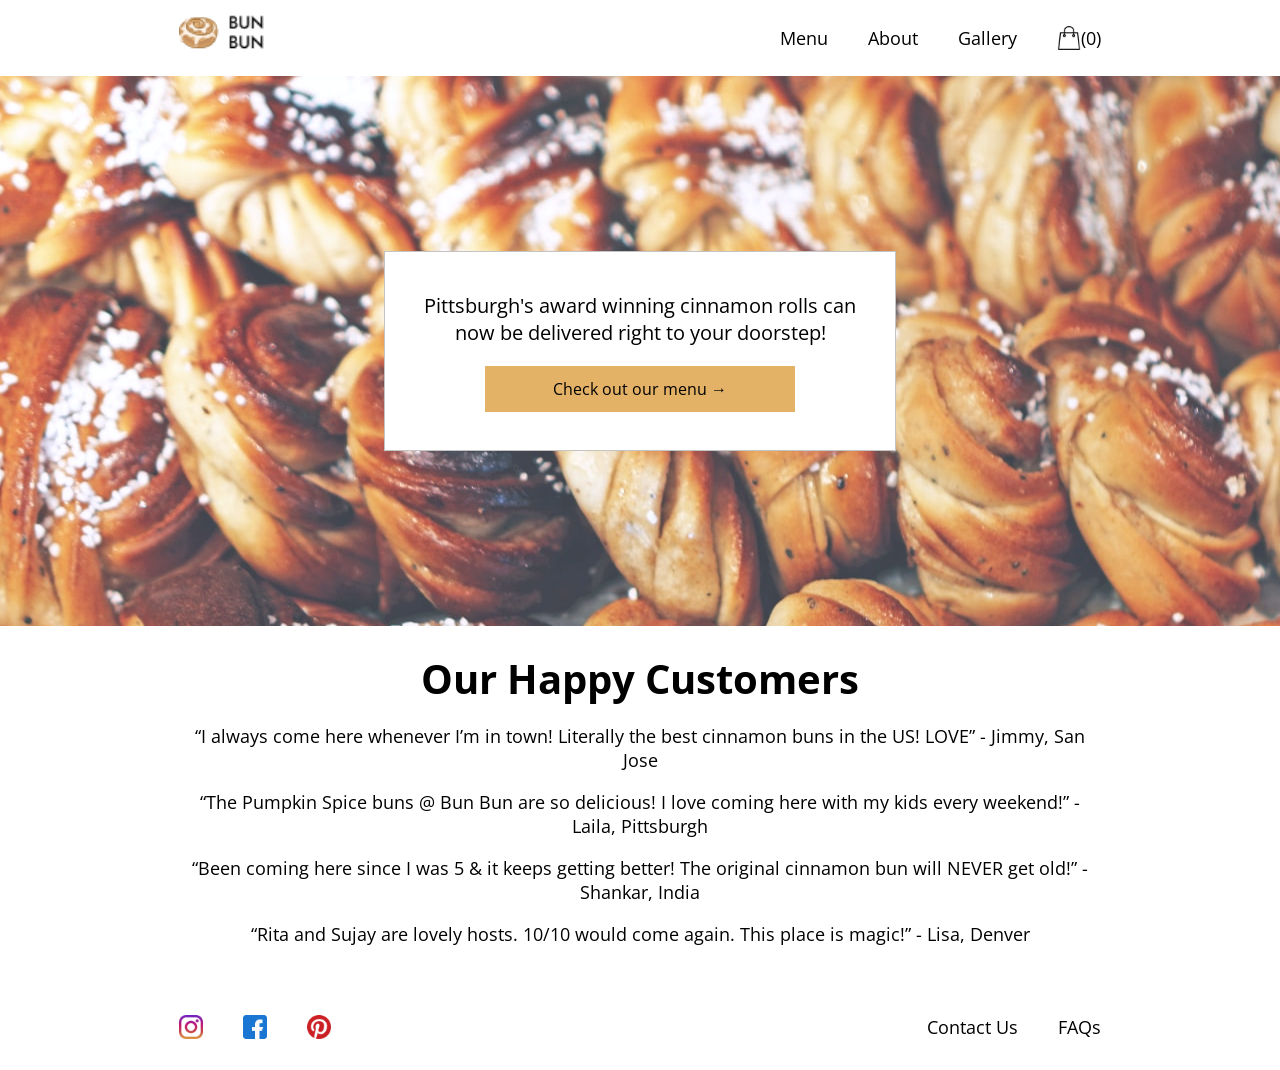
<file: index.html>
<!-- Main landing page for the website of Bun Bun Bakeshop -->

<!DOCTYPE html>
<html lang="en">

<head>
    <meta charset="UTF-8">
    <meta name="viewport" content="width=device-width, initial-scale=1.0">
    <meta http-equiv="X-UA-Compatible" content="ie=edge">
    <title>BunBun - Home</title>

    <link rel="preconnect" href="https://fonts.googleapis.com">
    <link rel="preconnect" href="https://fonts.gstatic.com" crossorigin>
    <link href="https://fonts.googleapis.com/css2?family=Open+Sans:wght@300;400&display=swap" rel="stylesheet">
    <link href="https://fonts.googleapis.com/css2?family=Open+Sans:ital,wght@0,300;0,400;1,500&display=swap"
        rel="stylesheet">
    <link href="https://fonts.googleapis.com/css2?family=Open+Sans:ital,wght@1,500;1,700&display=swap" rel="stylesheet">

    <link rel="stylesheet" href="styles/a5-global.css">
    <link rel="stylesheet" href="styles/a5-navbar.css">
    <link rel="stylesheet" href="styles/a5-home.css">
    <link rel="stylesheet" href="styles/a5-footer.css">
</head>

<body>
    <nav class="a5-navbar">
        <div class="a5-logo">
            <a href="#" class="a5-logo">
                <img src="./assets/LOGO.png" alt="BunBun Logo" width="90" class="nav-logo-img" />
            </a>
        </div>
        <div>
            <ul class="a5-nav-links">
                <li class="nav-item"><a class="a5-nav-link" href="./a5-browse.html">Menu</a></li>
                <li class="nav-item"><a class="a5-nav-link" href="./a5-about.html">About</a></li>
                <li class="nav-item"><a class="a5-nav-link" href="#">Gallery</a></li>
                <li class="nav-item"><a class="a5-nav-link" href="./a6-bag.html"><img src="./assets/bag.png"
                            alt="Bag Logo" width="24" class="nav-logo-img" /><span id="bag-count"></span></a></li>
            </ul>
        </div>
    </nav>
    <main>
        <div class="a5-landing-cover">
            <div class="a5-landing-cover-body">
                <p class="a5-landing-cover-body-headline">Pittsburgh's award winning cinnamon rolls can now be delivered
                    right to your doorstep!</p>
                <a href="./a5-browse.html" class="a5-landing-cover-body-menu-btn">
                    <div class="a5-landing-cover-body-menu-btn-content">Check out our menu →</div>
                </a>
            </div>
        </div>
        <div class="a5-customer-reviews">
            <h1 class="a5-customer-reviews-header">Our Happy Customers</h1>
            <p>“I always come here whenever I’m in town! Literally the best cinnamon buns in the US! LOVE” -
                Jimmy, San Jose</p>
            <p>“The Pumpkin Spice buns @ Bun Bun are so delicious! I love coming here with my
                kids every weekend!” - Laila, Pittsburgh</p>
            <p>“Been coming here since I was 5 & it keeps getting better! The original cinnamon bun
                will NEVER get old!” - Shankar, India</p>
            <p>“Rita and Sujay are lovely hosts. 10/10 would come again. This place is magic!” - Lisa,
                Denver
            </p>
        </div>
    </main>
    <footer class="a5-footer">
        <div class="a5-socials">
            <ul class="a5-footer-links">
                <li class="footer-item"><a class="a5-footer-link a5-footer-social-link" href="#"><img
                            src="./assets/instagram_logo.png" alt="Instagram Logo" width="24"
                            class="nav-logo-img" /></a>
                </li>
                <li class="footer-item"><a class="a5-footer-link a5-footer-social-link" href="#"><img
                            src="./assets/facebook_logo.png" alt="Facebook Logo" width="24" class="nav-logo-img" /></a>
                </li>
                <li class="footer-item"><a class="a5-footer-link a5-footer-social-link" href="#"><img
                            src="./assets/pinterest_logo.png" alt="Pinterest Logo" width="24"
                            class="nav-logo-img" /></a>
                </li>
            </ul>
        </div>
        <div class="a5-footer-misc-links">
            <ul class="a5-footer-links">
                <li class="footer-item"><a class="a5-footer-link a5-footer-misc-link" href="a5-contact.html">Contact
                        Us</a>
                </li>
                <li class="footer-item"><a class="a5-footer-link a5-footer-misc-link" href="#">FAQs</a></li>
            </ul>
        </div>
    </footer>
    <script src="scripts/main.js" defer></script>
</body>

</html>
</file>
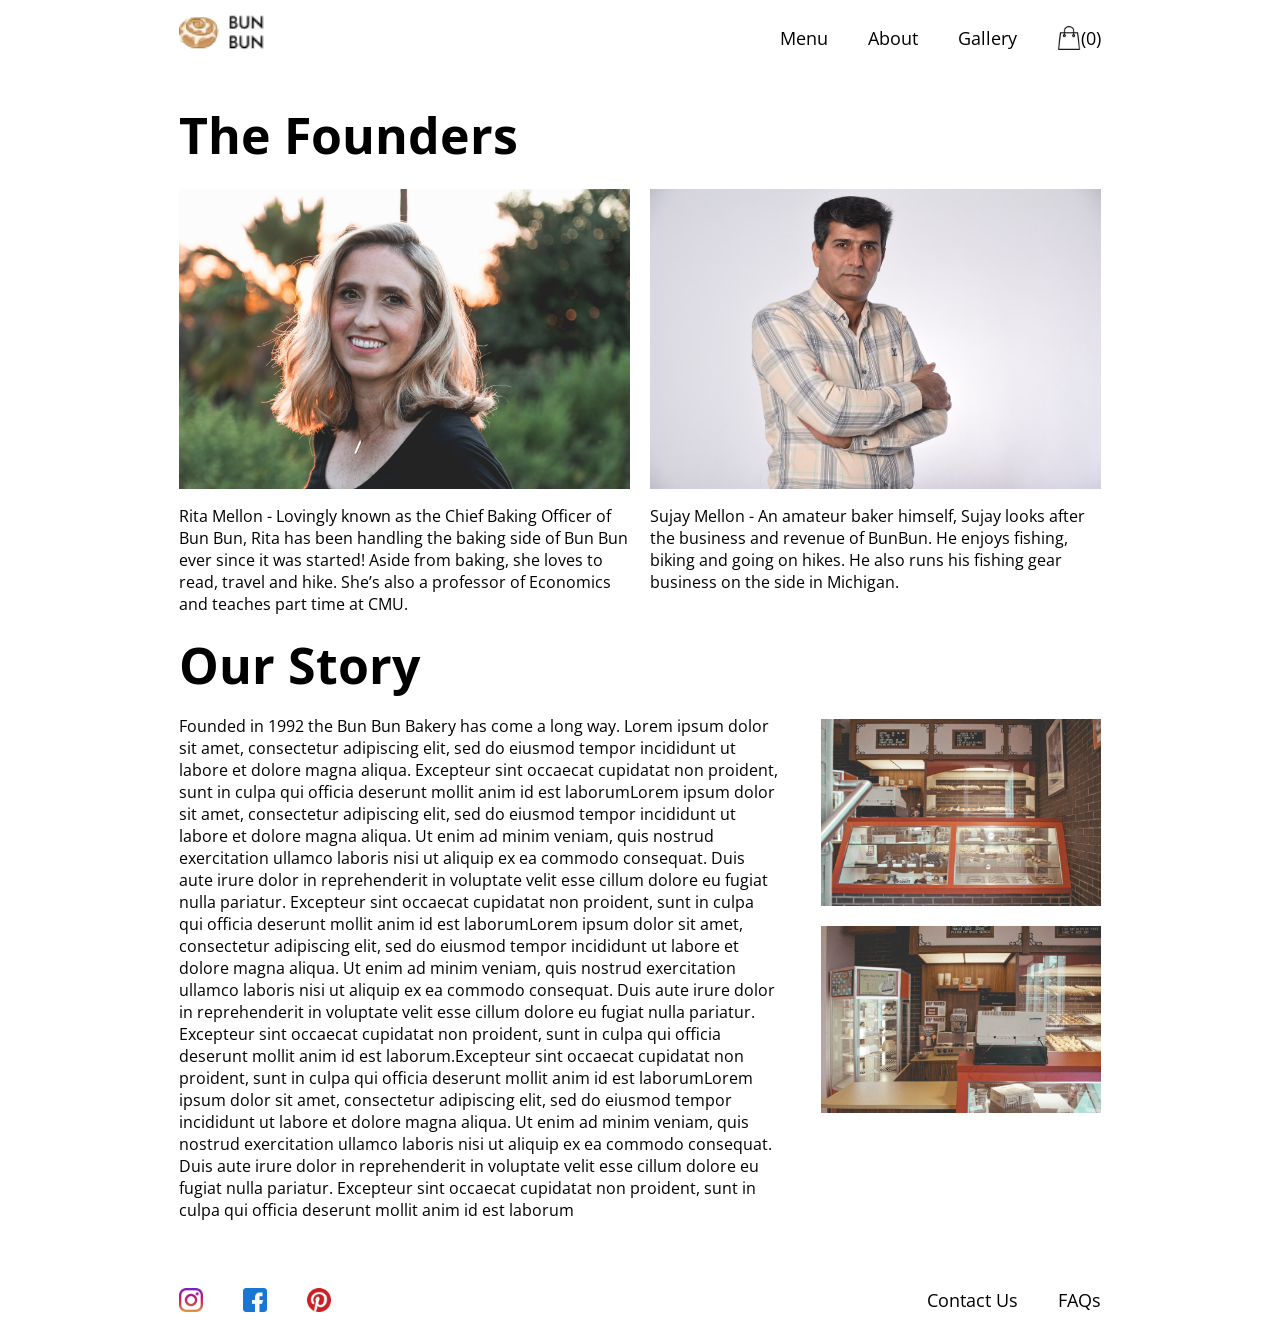
<file: a5-about.html>
<!-- Page introducing readers to the founders of BunBun and the history behind the bakeshop -->

<!DOCTYPE html>
<html lang="en">

<head>
    <meta charset="UTF-8">
    <meta name="viewport" content="width=device-width, initial-scale=1.0">
    <meta http-equiv="X-UA-Compatible" content="ie=edge">
    <title>BunBun - About</title>

    <link rel="preconnect" href="https://fonts.googleapis.com">
    <link rel="preconnect" href="https://fonts.gstatic.com" crossorigin>
    <link href="https://fonts.googleapis.com/css2?family=Open+Sans:wght@300;400&display=swap" rel="stylesheet">
    <link href="https://fonts.googleapis.com/css2?family=Open+Sans:ital,wght@0,300;0,400;1,500&display=swap"
        rel="stylesheet">
    <link href="https://fonts.googleapis.com/css2?family=Open+Sans:ital,wght@1,500;1,700&display=swap" rel="stylesheet">

    <link rel="stylesheet" href="styles/a5-global.css">
    <link rel="stylesheet" href="styles/a5-navbar.css">
    <link rel="stylesheet" href="styles/a5-about.css">
    <link rel="stylesheet" href="styles/a5-footer.css">
</head>

<body>
    <nav class="a5-navbar">
        <div class="a5-logo">
            <a href="index.html" class="a5-logo">
                <img src="./assets/LOGO.png" alt="BunBun Logo" width="90" class="nav-logo-img" />
            </a>
        </div>
        <div>
            <ul class="a5-nav-links">
                <li class="nav-item"><a class="a5-nav-link" href="./a5-browse.html">Menu</a></li>
                <li class="nav-item"><a class="a5-nav-link" href="./a5-about.html">About</a></li>
                <li class="nav-item"><a class="a5-nav-link" href="#">Gallery</a></li>
                <li class="nav-item"><a class="a5-nav-link" href="./a6-bag.html"><img src="./assets/bag.png"
                            alt="Bag Logo" width="24" class="nav-logo-img" /><span id="bag-count"></span></a></li>
            </ul>
        </div>
    </nav>
    <main class="a5-about-main">
        <h1 class="a5-about-title">The Founders</h1>
        <div class="a5-about-founders">
            <div class="a5-about-founder a5-about-rita">
                <img src="./assets/rita.jpeg" alt="A picture of Rita" class="a5-about-founder-img" />
                <p>Rita Mellon - Lovingly known as the Chief Baking Officer of Bun Bun, Rita has been handling the
                    baking
                    side of Bun Bun ever since it was started! Aside from baking, she loves to read, travel and hike.
                    She’s
                    also a professor of Economics and teaches part time at CMU.</p>
            </div>
            <div class="a5-about-founder a5-about-sujay">
                <img src="./assets/sujay.jpeg" alt="A picture of Sujay" class="a5-about-founder-img" />
                <p>Sujay Mellon - An amateur baker himself, Sujay looks after the business and revenue of BunBun. He
                    enjoys
                    fishing, biking and going on hikes. He also runs his fishing gear business on the side in Michigan.
                </p>
            </div>
        </div>
        <h1 class="a5-about-title">Our Story</h1>
        <div class="a5-about-story">
            <p class="a5-about-story-description">Founded in 1992 the Bun Bun Bakery has come a long way. Lorem ipsum
                dolor sit amet, consectetur
                adipiscing elit, sed do eiusmod tempor incididunt ut labore et dolore magna aliqua. Excepteur sint
                occaecat cupidatat non proident, sunt in culpa qui officia deserunt mollit anim id est laborumLorem
                ipsum dolor sit amet, consectetur adipiscing elit, sed do eiusmod tempor incididunt ut labore et dolore
                magna aliqua. Ut enim ad minim veniam, quis nostrud exercitation ullamco laboris nisi ut aliquip ex ea
                commodo consequat. Duis aute irure dolor in reprehenderit in voluptate velit esse cillum dolore eu
                fugiat nulla pariatur. Excepteur sint occaecat cupidatat non proident, sunt in culpa qui officia
                deserunt mollit anim id est laborumLorem ipsum dolor sit amet, consectetur adipiscing elit, sed do
                eiusmod tempor incididunt ut labore et dolore magna aliqua. Ut enim ad minim veniam, quis nostrud
                exercitation ullamco laboris nisi ut aliquip ex ea commodo consequat. Duis aute irure dolor in
                reprehenderit in voluptate velit esse cillum dolore eu fugiat nulla pariatur. Excepteur sint occaecat
                cupidatat non proident, sunt in culpa qui officia deserunt mollit anim id est laborum.Excepteur sint
                occaecat cupidatat non proident, sunt in culpa qui officia
                deserunt mollit anim id est laborumLorem ipsum dolor sit amet, consectetur adipiscing elit, sed do
                eiusmod tempor incididunt ut labore et dolore magna aliqua. Ut enim ad minim veniam, quis nostrud
                exercitation ullamco laboris nisi ut aliquip ex ea commodo consequat. Duis aute irure dolor in
                reprehenderit in voluptate velit esse cillum dolore eu fugiat nulla pariatur. Excepteur sint occaecat
                cupidatat non proident, sunt in culpa qui officia deserunt mollit anim id est laborum</p>
            <div class="a5-about-story-images">
                <img src="./assets/oldpic1.jpeg" alt="An old Pic of BunBun from 1992" class="a5-about-story-image" />
                <img src="./assets/oldpic2.jpeg" alt="An old Pic of BunBun from 1992" class="a5-about-story-image" />
            </div>
        </div>
    </main>
    <footer class="a5-footer">
        <div class="a5-socials">
            <ul class="a5-footer-links">
                <li class="footer-item"><a class="a5-footer-link a5-footer-social-link" href="#"><img
                            src="./assets/instagram_logo.png" alt="Instagram Logo" width="24"
                            class="nav-logo-img" /></a>
                </li>
                <li class="footer-item"><a class="a5-footer-link a5-footer-social-link" href="#"><img
                            src="./assets/facebook_logo.png" alt="Facebook Logo" width="24" class="nav-logo-img" /></a>
                </li>
                <li class="footer-item"><a class="a5-footer-link a5-footer-social-link" href="#"><img
                            src="./assets/pinterest_logo.png" alt="Pinterest Logo" width="24"
                            class="nav-logo-img" /></a>
                </li>
            </ul>
        </div>
        <div class="a5-footer-misc-links">
            <ul class="a5-footer-links">
                <li class="footer-item"><a class="a5-footer-link a5-footer-misc-link" href="a5-contact.html">Contact
                        Us</a>
                </li>
                <li class="footer-item"><a class="a5-footer-link a5-footer-misc-link" href="#">FAQs</a></li>
            </ul>
        </div>
    </footer>
    <script src="./scripts/main.js" defer></script>
</body>

</html>
</file>
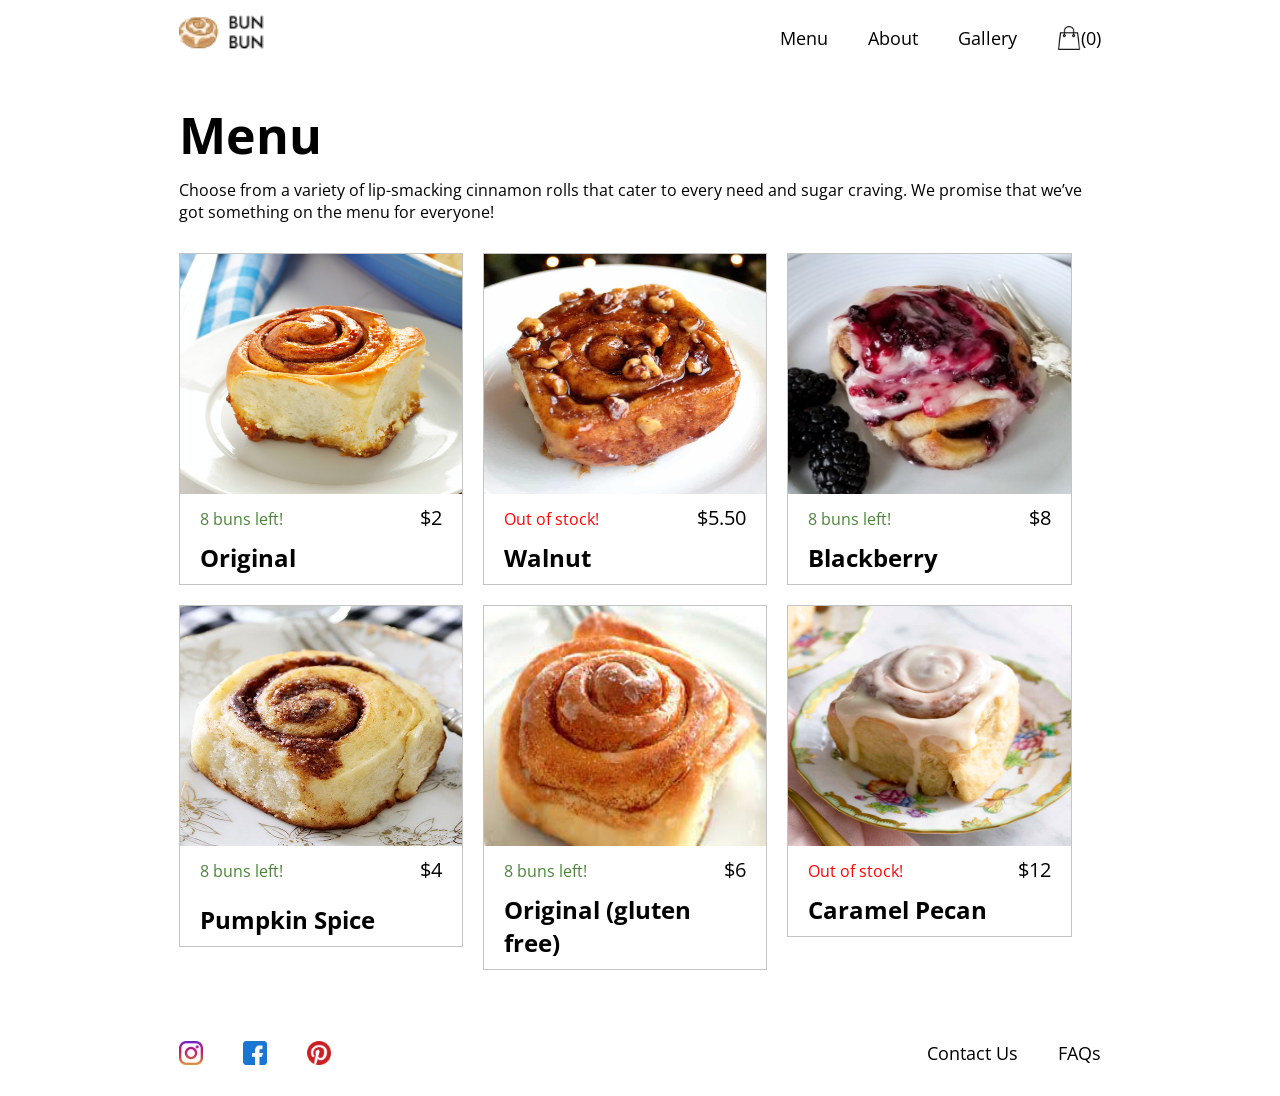
<file: a5-browse.html>
<!-- Menu page for the Bun Bun Bakehshop via which user can browse different bun options -->

<!DOCTYPE html>
<html lang="en">

<head>
    <meta charset="UTF-8">
    <meta name="viewport" content="width=device-width, initial-scale=1.0">
    <meta http-equiv="X-UA-Compatible" content="ie=edge">
    <title>BunBun - Menu</title>

    <link rel="preconnect" href="https://fonts.googleapis.com">
    <link rel="preconnect" href="https://fonts.gstatic.com" crossorigin>
    <link href="https://fonts.googleapis.com/css2?family=Open+Sans:wght@300;400&display=swap" rel="stylesheet">
    <link href="https://fonts.googleapis.com/css2?family=Open+Sans:ital,wght@0,300;0,400;1,500&display=swap"
        rel="stylesheet">
    <link href="https://fonts.googleapis.com/css2?family=Open+Sans:ital,wght@1,500;1,700&display=swap" rel="stylesheet">

    <link rel="stylesheet" href="styles/a5-global.css">
    <link rel="stylesheet" href="styles/a5-navbar.css">
    <link rel="stylesheet" href="styles/a5-browse.css">
    <link rel="stylesheet" href="styles/a5-footer.css">
</head>

<body>
    <nav class="a5-navbar">
        <div class="a5-logo">
            <a href="index.html" class="a5-logo">
                <img src="./assets/LOGO.png" alt="BunBun Logo" width="90" class="nav-logo-img" />
            </a>
        </div>
        <div>
            <ul class="a5-nav-links">
                <li class="nav-item"><a class="a5-nav-link" href="./a5-browse.html">Menu</a></li>
                <li class="nav-item"><a class="a5-nav-link" href="./a5-about.html">About</a></li>
                <li class="nav-item"><a class="a5-nav-link" href="#">Gallery</a></li>
                <li class="nav-item"><a class="a5-nav-link" href="./a6-bag.html"><img src="./assets/bag.png"
                            alt="Bag Logo" width="24" class="nav-logo-img" /><span id="bag-count"></span></a></li>
            </ul>
        </div>
    </nav>
    <main class="a5-browse-main">
        <h1 class="a5-browse-menu-title">Menu</h1>
        <p class="a5-browse-menu-oneliner">Choose from a variety of lip-smacking cinnamon rolls that cater to every need
            and sugar craving. We promise
            that we’ve got something on the menu for everyone!</p>
        <div class="a5-bun-option-list">
            <div class="a5-bun-option-row">
                <div class="a5-bun-option">
                    <a href="a5-details-available.html" class="a5-bun-option-card-link"
                        onclick="onClickOriginalBunCard()">
                        <div class="a5-bun-option-card">
                            <img class="a5-bun-image" src="./assets/bun8.jpeg" alt="Image of Original Bun">
                        </div>
                        <div class="a5-bun-info">
                            <span class="a5-bun-availability">8 buns left!</span>
                            <span class="a5-bun-price">$2</span>
                        </div>
                        <h3 class="a5-bun-name">Original</h3>
                    </a>
                </div>

                <div class="a5-bun-option">
                    <a href="a5-details-available.html" class="a5-bun-option-card-link"
                        onclick="onClickPumpkinSpiceBunCard()">
                        <div class="a5-bun-option-card">
                            <div class="a5-bun-option-card">
                                <img class="a5-bun-image" src="./assets/bun5.jpeg" alt="Image of Pumpkin Spice Bun">
                            </div>
                            <div class="a5-bun-info">
                                <span class="a5-bun-availability">8 buns left!</span>
                                <span class="a5-bun-price">$4</span>
                            </div>
                            <h3 class="a5-bun-name">Pumpkin Spice</h3>
                        </div>
                    </a>
                </div>
            </div>
            <div class="a5-bun-option-row">
                <div class="a5-bun-option">
                    <a href="a5-details-out-of-stock.html" class="a5-bun-option-card-link"
                        onclick="onClickWalnutBunCard()">
                        <div class="a5-bun-option-card">
                            <img class="a5-bun-image" src="./assets/bun6.jpeg" alt="Image of Walnut Bun">
                        </div>
                        <div class="a5-bun-info">
                            <span class="a5-bun-out-of-stock">Out of stock!</span>
                            <span class="a5-bun-price">$5.50</span>
                        </div>
                        <h3 class="a5-bun-name">Walnut</h3>
                    </a>
                </div>

                <div class="a5-bun-option">
                    <a href="a5-details-available.html" class="a5-bun-option-card-link"
                        onclick="onClickGlutenFreeBunCard()">
                        <div class="a5-bun-option-card">
                            <img class="a5-bun-image" src="./assets/bun1.jpeg"
                                alt="Image of Original (Gluten Free) Bun">
                        </div>
                        <div class="a5-bun-info">
                            <span class="a5-bun-availability">8 buns left!</span>
                            <span class="a5-bun-price">$6</span>
                        </div>
                        <h3 class="a5-bun-name">Original (gluten free)</h3>
                    </a>
                </div>
            </div>
            <div class="a5-bun-option-row">
                <div class="a5-bun-option">
                    <a href="a5-details-available.html" class="a5-bun-option-card-link"
                        onclick="onClickBlackberryBunCard()">
                        <div class="a5-bun-option-card">
                            <img class="a5-bun-image" src="./assets/bun9.jpeg" alt="Image of Blackberry Bun">
                        </div>
                        <div class="a5-bun-info">
                            <span class="a5-bun-availability">8 buns left!</span>
                            <span class="a5-bun-price">$8</span>
                        </div>
                        <h3 class="a5-bun-name">Blackberry</h3>
                    </a>
                </div>

                <div class="a5-bun-option">
                    <a href="a5-details-out-of-stock.html" class="a5-bun-option-card-link"
                        onclick="onClickCaramelBunCard()">
                        <div class="a5-bun-option-card">
                            <img class="a5-bun-image" src="./assets/bun4.jpeg" alt="Image of Caramel Pecan Bun">
                        </div>
                        <div class="a5-bun-info">
                            <span class="a5-bun-out-of-stock">Out of stock!</span>
                            <span class="a5-bun-price">$12</span>
                        </div>
                        <h3 class="a5-bun-name">Caramel Pecan</h3>
                    </a>
                </div>
            </div>
        </div>
    </main>
    <footer class="a5-footer">
        <div class="a5-socials">
            <ul class="a5-footer-links">
                <li class="footer-item"><a class="a5-footer-link a5-footer-social-link" href="#"><img
                            src="./assets/instagram_logo.png" alt="Instagram Logo" width="24"
                            class="nav-logo-img" /></a>
                </li>
                <li class="footer-item"><a class="a5-footer-link a5-footer-social-link" href="#"><img
                            src="./assets/facebook_logo.png" alt="Facebook Logo" width="24" class="nav-logo-img" /></a>
                </li>
                <li class="footer-item"><a class="a5-footer-link a5-footer-social-link" href="#"><img
                            src="./assets/pinterest_logo.png" alt="Pinterest Logo" width="24"
                            class="nav-logo-img" /></a>
                </li>
            </ul>
        </div>
        <div class="a5-footer-misc-links">
            <ul class="a5-footer-links">
                <li class="footer-item"><a class="a5-footer-link a5-footer-misc-link" href="a5-contact.html">Contact
                        Us</a>
                </li>
                <li class="footer-item"><a class="a5-footer-link a5-footer-misc-link" href="#">FAQs</a></li>
            </ul>
        </div>
    </footer>
    <script src="./scripts/detailsPageUpdate.js" defer></script>
    <script src="./scripts/main.js" defer></script>
</body>

</html>
</file>
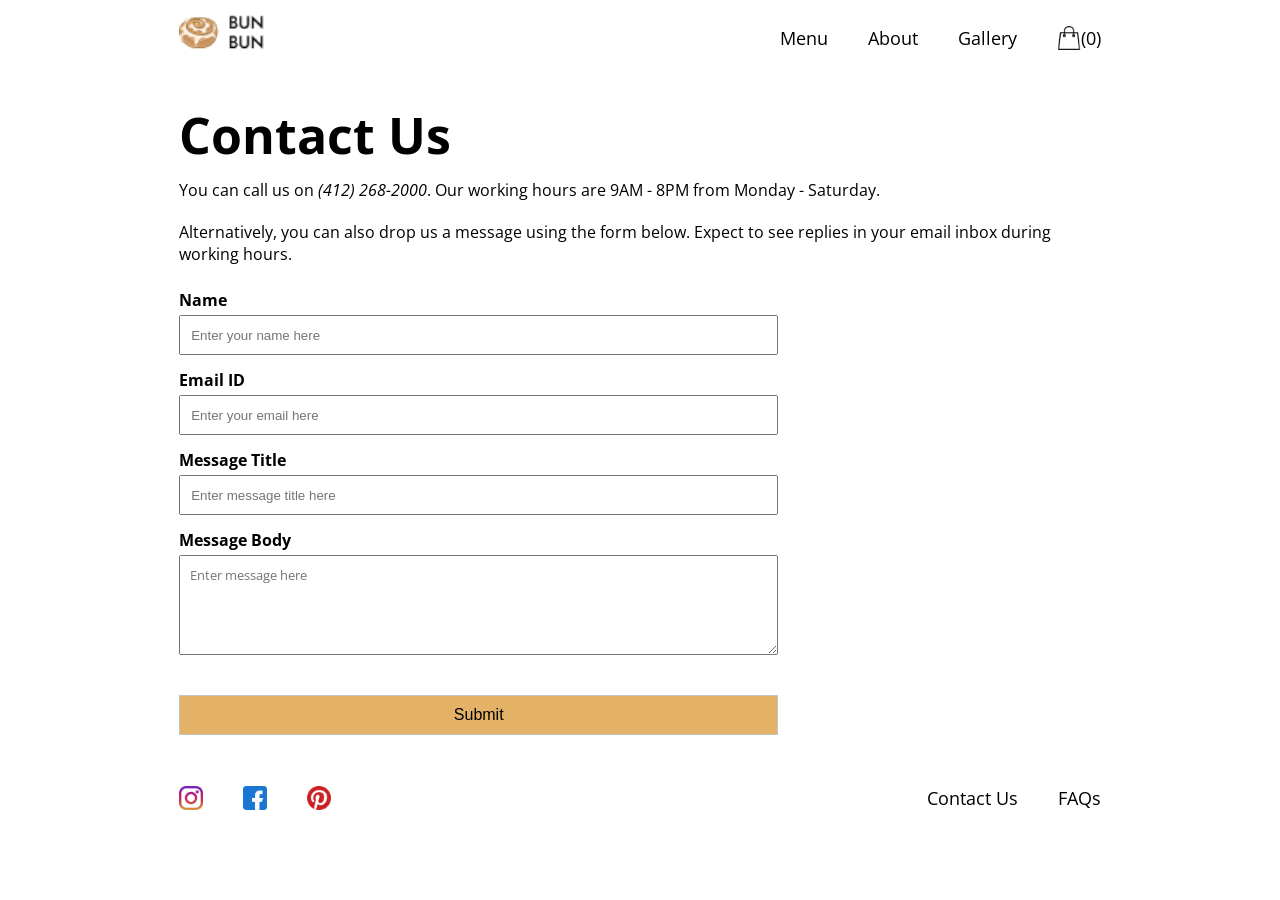
<file: a5-contact.html>
<!-- Contact Us Page for Bun Bun Bakeshop -->

<!DOCTYPE html>
<html lang="en">

<head>
    <meta charset="UTF-8">
    <meta name="viewport" content="width=device-width, initial-scale=1.0">
    <meta http-equiv="X-UA-Compatible" content="ie=edge">
    <title>BunBun - Contact Us</title>

    <link rel="preconnect" href="https://fonts.googleapis.com">
    <link rel="preconnect" href="https://fonts.gstatic.com" crossorigin>
    <link href="https://fonts.googleapis.com/css2?family=Open+Sans:wght@300;400&display=swap" rel="stylesheet">
    <link href="https://fonts.googleapis.com/css2?family=Open+Sans:ital,wght@0,300;0,400;1,500&display=swap"
        rel="stylesheet">
    <link href="https://fonts.googleapis.com/css2?family=Open+Sans:ital,wght@1,500;1,700&display=swap" rel="stylesheet">

    <link rel="stylesheet" href="styles/a5-global.css">
    <link rel="stylesheet" href="styles/a5-navbar.css">
    <link rel="stylesheet" href="styles/a5-contact.css">
    <link rel="stylesheet" href="styles/a5-footer.css">
</head>

<body>
    <nav class="a5-navbar">
        <div class="a5-logo">
            <a href="index.html" class="a5-logo">
                <img src="./assets/LOGO.png" alt="BunBun Logo" width="90" class="nav-logo-img" />
            </a>
        </div>
        <div>
            <ul class="a5-nav-links">
                <li class="nav-item"><a class="a5-nav-link" href="./a5-browse.html">Menu</a></li>
                <li class="nav-item"><a class="a5-nav-link" href="./a5-about.html">About</a></li>
                <li class="nav-item"><a class="a5-nav-link" href="#">Gallery</a></li>
                <li class="nav-item"><a class="a5-nav-link" href="./a6-bag.html"><img src="./assets/bag.png"
                            alt="Bag Logo" width="24" class="nav-logo-img" /><span id="bag-count"></span></a></li>
            </ul>
        </div>
    </nav>
    <main class="a5-contact-main">
        <h1 class="a5-contact-title">Contact Us</h1>
        <p class="a5-contact-oneliner">You can call us on <em>(412) 268-2000</em>. Our working hours are 9AM - 8PM from
            Monday -
            Saturday. </p>
        <p class="a5-contact-oneliner">Alternatively, you can also drop us a message using the form below. Expect to see
            replies in your email inbox during working hours. </p>
        <form class="a5-contact-form">
            <label class="a5-contact-form-label" for="name">Name</label>
            <input type="text" class="a5-contact-form-field" placeholder="Enter your name here" id="name" name="name"
                required>
            <label class="a5-contact-form-label" for="email">Email ID</label>
            <input type="email" class="a5-contact-form-field" placeholder="Enter your email here" id="email"
                name="email" required>
            <label class="a5-contact-form-label" for="title">Message Title</label>
            <input type="text" class="a5-contact-form-field" placeholder="Enter message title here" id="title"
                name="title" required>
            <label class="a5-contact-form-label" for="message">Message Body</label>
            <textarea id="message" class="a5-contact-form-textarea" placeholder="Enter message here" name="message"
                rows="4" cols="50"></textarea>
            <input type="submit" class="a5-contact-submit-btn" value="Submit">
        </form>
    </main>
    <footer class="a5-footer">
        <div class="a5-socials">
            <ul class="a5-footer-links">
                <li class="footer-item"><a class="a5-footer-link a5-footer-social-link" href="#"><img
                            src="./assets/instagram_logo.png" alt="Instagram Logo" width="24"
                            class="nav-logo-img" /></a>
                </li>
                <li class="footer-item"><a class="a5-footer-link a5-footer-social-link" href="#"><img
                            src="./assets/facebook_logo.png" alt="Facebook Logo" width="24" class="nav-logo-img" /></a>
                </li>
                <li class="footer-item"><a class="a5-footer-link a5-footer-social-link" href="#"><img
                            src="./assets/pinterest_logo.png" alt="Pinterest Logo" width="24"
                            class="nav-logo-img" /></a>
                </li>
            </ul>
        </div>
        <div class="a5-footer-misc-links">
            <ul class="a5-footer-links">
                <li class="footer-item"><a class="a5-footer-link a5-footer-misc-link" href="a5-contact.html">Contact
                        Us</a>
                </li>
                <li class="footer-item"><a class="a5-footer-link a5-footer-misc-link" href="#">FAQs</a></li>
            </ul>
        </div>
    </footer>
    <script src="./scripts/main.js" defer></script>
</body>

</html>
</file>
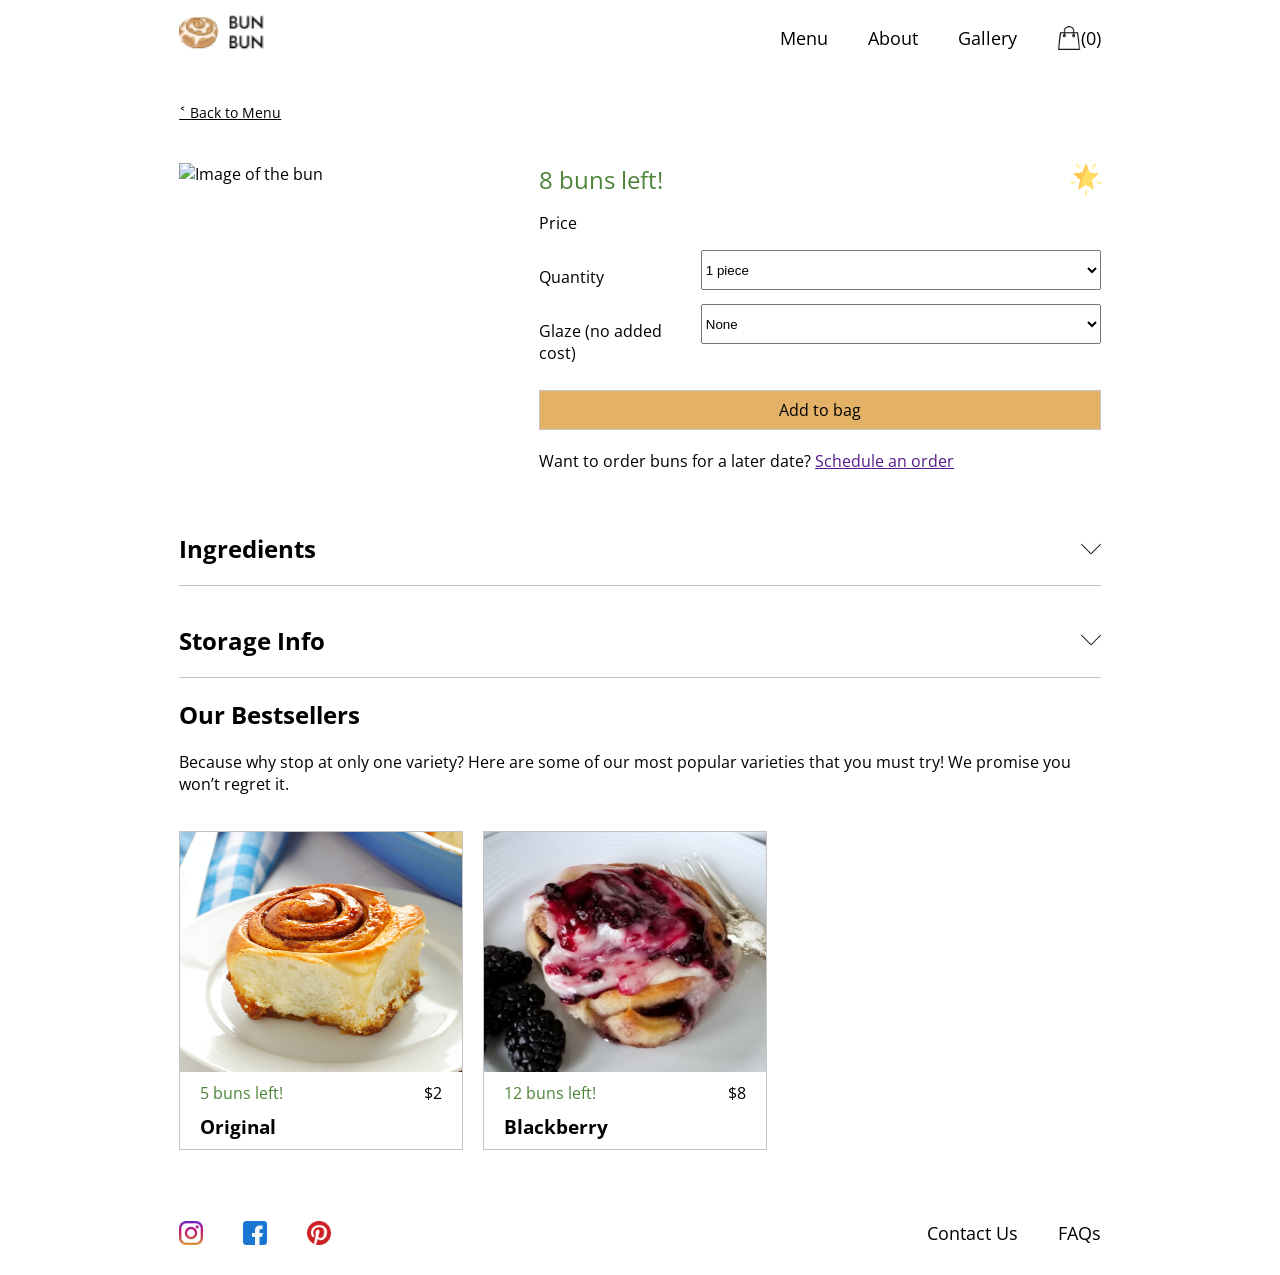
<file: a5-details-available.html>
<!-- Product details page for an available item -->

<!DOCTYPE html>
<html lang="en">

<head>
    <meta charset="UTF-8">
    <meta name="viewport" content="width=device-width, initial-scale=1.0">
    <meta http-equiv="X-UA-Compatible" content="ie=edge">
    <title>Original Bun</title>
    <link rel="preconnect" href="https://fonts.googleapis.com">
    <link rel="preconnect" href="https://fonts.gstatic.com" crossorigin>
    <link href="https://fonts.googleapis.com/css2?family=Open+Sans:wght@300;400&display=swap" rel="stylesheet">
    <link href="https://fonts.googleapis.com/css2?family=Open+Sans:ital,wght@0,300;0,400;1,500&display=swap"
        rel="stylesheet">
    <link href="https://fonts.googleapis.com/css2?family=Open+Sans:ital,wght@1,500;1,700&display=swap" rel="stylesheet">
    <link rel="stylesheet" href="styles/a5-global.css">
    <link rel="stylesheet" href="styles/a5-navbar.css">
    <link rel="stylesheet" href="styles/a5-footer.css">
    <link rel="stylesheet" href="styles/a5-details.css">
</head>

<body onload="onLoadDetailsPage()">
    <nav class="a5-navbar">
        <div class="a5-logo">
            <a href="./index.html" class="a5-logo">
                <img src="./assets/LOGO.png" alt="BunBun Logo" width="90" class="nav-logo-img" />
            </a>
        </div>
        <div>
            <ul class="a5-nav-links">
                <li class="nav-item"><a class="a5-nav-link" href="./a5-browse.html">Menu</a></li>
                <li class="nav-item"><a class="a5-nav-link" href="./a5-about.html">About</a></li>
                <li class="nav-item"><a class="a5-nav-link" href="#">Gallery</a></li>
                <li class="nav-item"><a class="a5-nav-link" href="./a6-bag.html"><img src="./assets/bag.png"
                            alt="Bag Logo" width="24" class="nav-logo-img" /><span id="bag-count"></span></a></li>
            </ul>
        </div>
    </nav>
    <main class="a5-details-main">
        <a href="./a5-browse.html" class="a5-details-back-link">˂ Back to Menu</a>
        <h1 class="a5-details-title" id="a5-details-title"></h1>
        <p class="a5-details-oneliner" id="a5-details-oneliner"></p>
        <div class="a5-details-bun-description">
            <img class="a5-details-bun-image" id="a5-details-bun-image" alt="Image of the bun">
            <div class="a5-details-bun-info">
                <div class="a6-details-bun-extra-initial-info">
                    <p class="a5-details-bun-available">8 buns left!</p>
                    <img src="./assets/staricon.png" class="add-to-favorite-icon" alt="Add to favorites" width="30"
                        onclick="onAddToFavorites()" />
                </div>
                <div class="a5-details-bun-detail">
                    <p class="a5-details-bun-detail-title">Price</p>
                    <p class="a5-details-bun-detail-value" id="a5-details-bun-detail-value"></p>
                </div>
                <div class="a5-details-bun-detail">
                    <p class="a5-details-bun-detail-title">Quantity</p>
                    <select class="a5-details-bun-detail-value a5-details-bun-detail-dd" name="a5-bun-quantity"
                        id="a5-bun-quantity" onchange="onSelectQuantity(this)">
                        <option value="1">1 piece</option>
                        <option value="3">3 pieces</option>
                        <option value="6">6 pieces</option>
                        <option value="12">12 pieces</option>
                    </select>
                </div>
                <div class="a5-details-bun-detail">
                    <p class="a5-details-bun-detail-title">Glaze (no added cost)</p>
                    <select class="a5-details-bun-detail-value a5-details-bun-detail-dd" name="a5-bun-quantity"
                        id="a5-bun-glaze">
                        <option value="a5-bun-glaze1">None</option>
                        <option value="a5-bun-glaze2">Sugar-milk</option>
                        <option value="a5-bun-glaze3">Vanilla-milk</option>
                        <option value="a5-bun-glaze4">Double-chocolate</option>
                    </select>
                </div>
                <div class="a5-details-add-to-bag-available" onclick="addItemToBag()">Add to bag</div>
                <div class="a5-details-schedule-order">Want to order buns for a later date? <a href="">Schedule an
                        order</a></div>
            </div>
        </div>
        <div class="a5-details-bun-extra-info">
            <div class="a5-details-bun-extra-info-row">
                <h2 class="a5-details-bun-extra-info-title">Ingredients</h2>
                <img class="a5-details-down-arrow" src="./assets/down-arrow.png" alt="Icon for down arrow">
            </div>
            <div class="a5-details-bun-extra-info-row">
                <h2 class="a5-details-bun-extra-info-title">Storage Info</h2>
                <img class="a5-details-down-arrow" src="./assets/down-arrow.png" alt="Icon for down arrow">
            </div>
            <div class="a5-details-bun-bestsellers">
                <h2 class="a5-details-bun-extra-info-title">Our Bestsellers</h2>
                <p>Because why stop at only one variety? Here are some of our most popular varieties that you must try!
                    We promise you won’t regret it.</p>
                <div class="a5-bun-option-list">
                    <div class="a5-bun-option-row">
                        <div class="a5-bun-option">
                            <div class="a5-bun-option-card">
                                <img class="a5-bun-image" src="./assets/bun8.jpeg" alt="Image for Original Bun">
                            </div>
                            <div class="a5-bun-info">
                                <span class="a5-bun-availability">5 buns left!</span>
                                <span class="a5-bun-price">$2</span>
                            </div>
                            <h3 class="a5-bun-name">Original</h3>
                        </div>
                    </div>
                    <div class="a5-bun-option-row">
                        <div class="a5-bun-option">
                            <div class="a5-bun-option-card">
                                <img class="a5-bun-image" src="./assets/bun9.jpeg" alt="Image for Walnut Bun">
                            </div>
                            <div class="a5-bun-info">
                                <span class="a5-bun-availability">12 buns left!</span>
                                <span class="a5-bun-price">$8</span>
                            </div>
                            <h3 class="a5-bun-name">Blackberry</h3>
                        </div>
                    </div>
                </div>
            </div>
        </div>
    </main>
    <footer class="a5-footer">
        <div class="a5-socials">
            <ul class="a5-footer-links">
                <li class="footer-item"><a class="a5-footer-link a5-footer-social-link" href="#"><img
                            src="./assets/instagram_logo.png" alt="Instagram Logo" width="24"
                            class="nav-logo-img" /></a>
                </li>
                <li class="footer-item"><a class="a5-footer-link a5-footer-social-link" href="#"><img
                            src="./assets/facebook_logo.png" alt="Facebook Logo" width="24" class="nav-logo-img" /></a>
                </li>
                <li class="footer-item"><a class="a5-footer-link a5-footer-social-link" href="#"><img
                            src="./assets/pinterest_logo.png" alt="Pinterest Logo" width="24"
                            class="nav-logo-img" /></a>
                </li>
            </ul>
        </div>
        <div class="a5-footer-misc-links">
            <ul class="a5-footer-links">
                <li class="footer-item"><a class="a5-footer-link a5-footer-misc-link" href="a5-contact.html">Contact
                        Us</a>
                </li>
                <li class="footer-item"><a class="a5-footer-link a5-footer-misc-link" href="#">FAQs</a></li>
            </ul>
        </div>
    </footer>
    <script src="./scripts/detailsPageUpdate.js" defer></script>
    <script src="./scripts/main.js" defer></script>
</body>

</html>
</file>
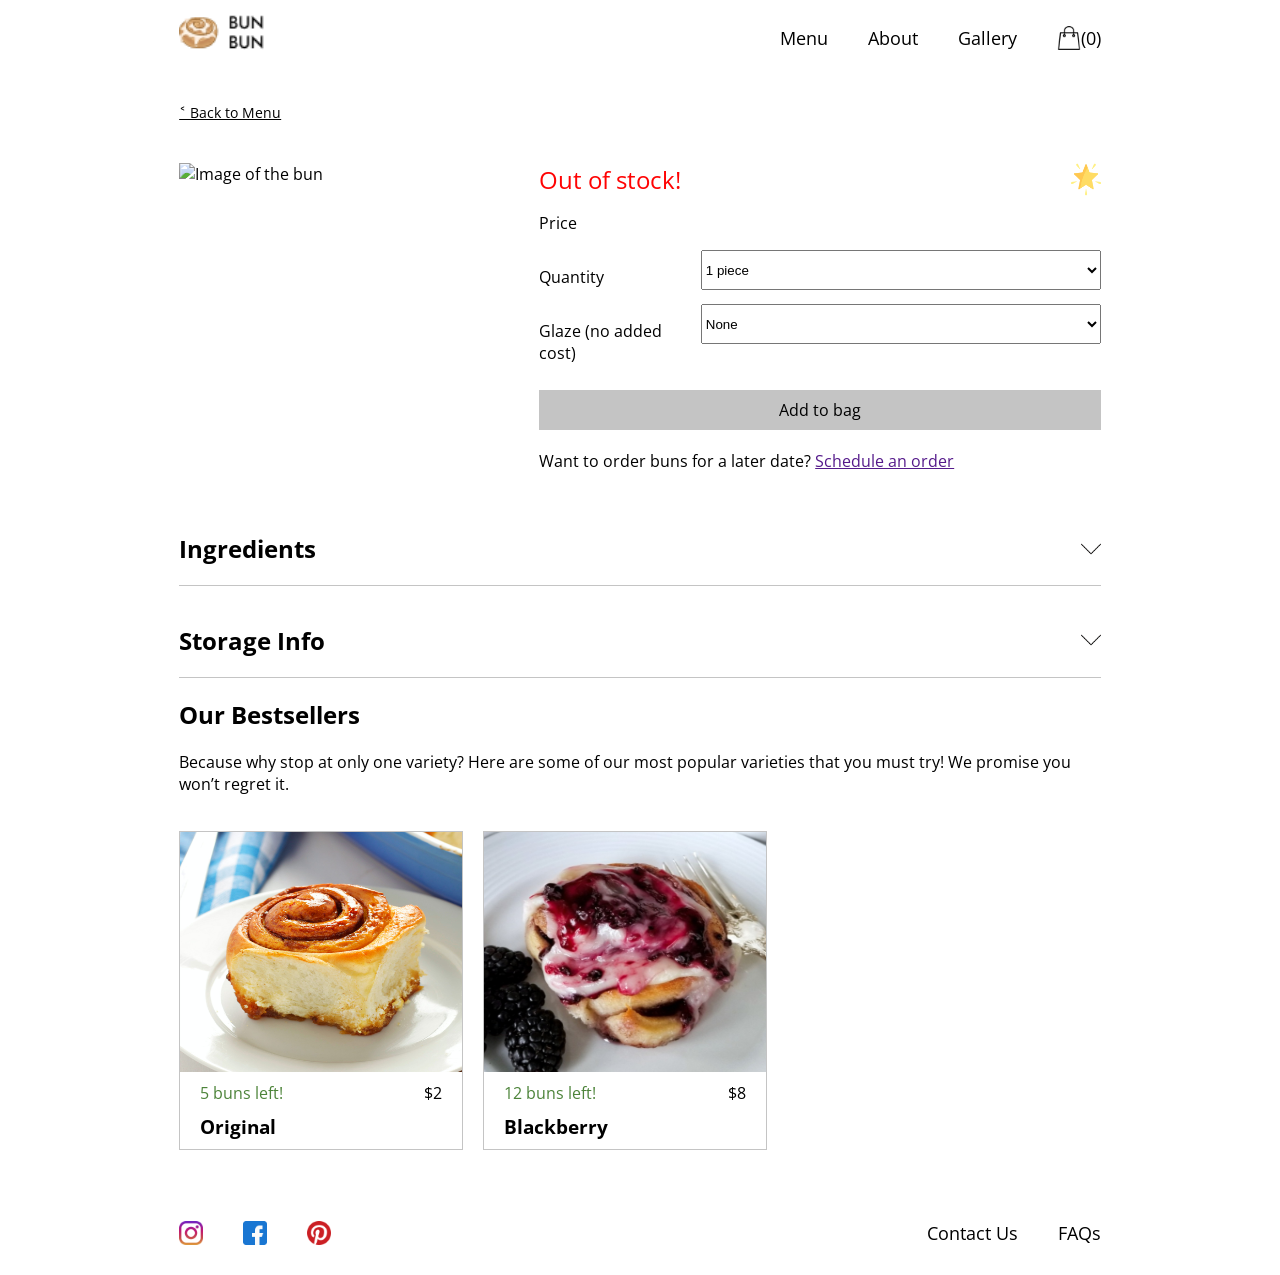
<file: a5-details-out-of-stock.html>
<!-- Product details page for an out of stock item -->

<!DOCTYPE html>
<html lang="en">

<head>
    <meta charset="UTF-8">
    <meta name="viewport" content="width=device-width, initial-scale=1.0">
    <meta http-equiv="X-UA-Compatible" content="ie=edge">
    <title>Original Bun</title>
    <link rel="preconnect" href="https://fonts.googleapis.com">
    <link rel="preconnect" href="https://fonts.gstatic.com" crossorigin>
    <link href="https://fonts.googleapis.com/css2?family=Open+Sans:wght@300;400&display=swap" rel="stylesheet">
    <link href="https://fonts.googleapis.com/css2?family=Open+Sans:ital,wght@0,300;0,400;1,500&display=swap"
        rel="stylesheet">
    <link href="https://fonts.googleapis.com/css2?family=Open+Sans:ital,wght@1,500;1,700&display=swap" rel="stylesheet">
    <link rel="stylesheet" href="styles/a5-global.css">
    <link rel="stylesheet" href="styles/a5-navbar.css">
    <link rel="stylesheet" href="styles/a5-footer.css">
    <link rel="stylesheet" href="styles/a5-details.css">
</head>

<body onload="onLoadDetailsPage()">
    <nav class="a5-navbar">
        <div class="a5-logo">
            <a href="index.html" class="a5-logo">
                <img src="./assets/LOGO.png" alt="BunBun Logo" width="90" class="nav-logo-img" />
            </a>
        </div>
        <div>
            <ul class="a5-nav-links">
                <li class="nav-item"><a class="a5-nav-link" href="./a5-browse.html">Menu</a></li>
                <li class="nav-item"><a class="a5-nav-link" href="./a5-about.html">About</a></li>
                <li class="nav-item"><a class="a5-nav-link" href="#">Gallery</a></li>
                <li class="nav-item"><a class="a5-nav-link" href="./a6-bag.html"><img src="./assets/bag.png"
                            alt="Bag Logo" width="24" class="nav-logo-img" /><span id="bag-count"></span></a></li>
            </ul>
        </div>
    </nav>
    <main class="a5-details-main">
        <a href="./a5-browse.html" class="a5-details-back-link">˂ Back to Menu</a>
        <h1 class="a5-details-title" id="a5-details-title"></h1>
        <p class="a5-details-oneliner" id="a5-details-oneliner"></p>
        <div class="a5-details-bun-description">
            <img class="a5-details-bun-image" id="a5-details-bun-image" alt="Image of the bun">
            <div class="a5-details-bun-info">
                <div class="a6-details-bun-extra-initial-info">
                    <p class="a5-details-bun-out-of-stock">Out of stock!</p>
                    <img src="./assets/staricon.png" class="add-to-favorite-icon" alt="Add to favorites" width="30"
                        onclick="onAddToFavorites()" />
                </div>
                <div class="a5-details-bun-detail">
                    <p class="a5-details-bun-detail-title">Price</p>
                    <p class="a5-details-bun-detail-value" id="a5-details-bun-detail-value"></p>
                </div>
                <div class="a5-details-bun-detail">
                    <p class="a5-details-bun-detail-title">Quantity</p>
                    <select class="a5-details-bun-detail-value a5-details-bun-detail-dd" name="a5-bun-quantity"
                        id="a5-bun-quantity" onchange="onSelectQuantity(this)">
                        <option value="1">1 piece</option>
                        <option value="3">3 pieces</option>
                        <option value="6">6 pieces</option>
                        <option value="12">12 pieces</option>
                    </select>
                </div>
                <div class="a5-details-bun-detail">
                    <p class="a5-details-bun-detail-title">Glaze (no added cost)</p>
                    <select class="a5-details-bun-detail-value a5-details-bun-detail-dd" name="a5-bun-quantity"
                        id="a5-bun-glaze">
                        <option value="a5-bun-qty1">None</option>
                        <option value="a5-bun-qty3">Sugar-milk</option>
                        <option value="a5-bun-qty6">Vanilla-milk</option>
                        <option value="a5-bun-qty12">Double-chocolate</option>
                    </select>
                </div>
                <div class="a5-details-add-to-bag-out-of-stock">Add to bag</div>
                <div class="a5-details-schedule-order">Want to order buns for a later date? <a href="">Schedule
                        an order</a></div>
            </div>
        </div>
        <div class="a5-details-bun-extra-info">
            <div class="a5-details-bun-extra-info-row">
                <h2 class="a5-details-bun-extra-info-title">Ingredients</h2>
                <img class="a5-details-down-arrow" src="./assets/down-arrow.png" alt="Down arrow icon">
            </div>
            <div class="a5-details-bun-extra-info-row">
                <h2 class="a5-details-bun-extra-info-title">Storage Info</h2>
                <img class="a5-details-down-arrow" src="./assets/down-arrow.png" alt="Down arrow icon">
            </div>
            <div class="a5-details-bun-bestsellers">
                <h2 class="a5-details-bun-extra-info-title">Our Bestsellers</h2>
                <p>Because why stop at only one variety? Here are some of our most popular varieties that you must try!
                    We promise you won’t regret it.</p>
                <div class="a5-bun-option-list">
                    <div class="a5-bun-option-row">
                        <div class="a5-bun-option">
                            <div class="a5-bun-option-card">
                                <img class="a5-bun-image" src="./assets/bun8.jpeg" alt="Image of Original bun">
                            </div>
                            <div class="a5-bun-info">
                                <span class="a5-bun-availability">5 buns left!</span>
                                <span class="a5-bun-price">$2</span>
                            </div>
                            <h3 class="a5-bun-name">Original</h3>
                        </div>
                    </div>
                    <div class="a5-bun-option-row">
                        <div class="a5-bun-option">
                            <div class="a5-bun-option-card">
                                <img class="a5-bun-image" src="./assets/bun9.jpeg" alt="Image of Walnut bun">
                            </div>
                            <div class="a5-bun-info">
                                <span class="a5-bun-availability">12 buns left!</span>
                                <span class="a5-bun-price">$8</span>
                            </div>
                            <h3 class="a5-bun-name">Blackberry</h3>
                        </div>
                    </div>
                </div>
            </div>
        </div>
    </main>
    <footer class="a5-footer">
        <div class="a5-socials">
            <ul class="a5-footer-links">
                <li class="footer-item"><a class="a5-footer-link a5-footer-social-link" href="#"><img
                            src="./assets/instagram_logo.png" alt="Instagram Logo" width="24"
                            class="nav-logo-img" /></a>
                </li>
                <li class="footer-item"><a class="a5-footer-link a5-footer-social-link" href="#"><img
                            src="./assets/facebook_logo.png" alt="Facebook Logo" width="24" class="nav-logo-img" /></a>
                </li>
                <li class="footer-item"><a class="a5-footer-link a5-footer-social-link" href="#"><img
                            src="./assets/pinterest_logo.png" alt="Pinterest Logo" width="24"
                            class="nav-logo-img" /></a>
                </li>
            </ul>
        </div>
        <div class="a5-footer-misc-links">
            <ul class="a5-footer-links">
                <li class="footer-item"><a class="a5-footer-link a5-footer-misc-link" href="a5-contact.html">Contact
                        Us</a>
                </li>
                <li class="footer-item"><a class="a5-footer-link a5-footer-misc-link" href="#">FAQs</a></li>
            </ul>
        </div>
    </footer>
    <script src="./scripts/detailsPageUpdate.js" defer></script>
    <script src="./scripts/main.js" defer></script>
</body>

</html>
</file>
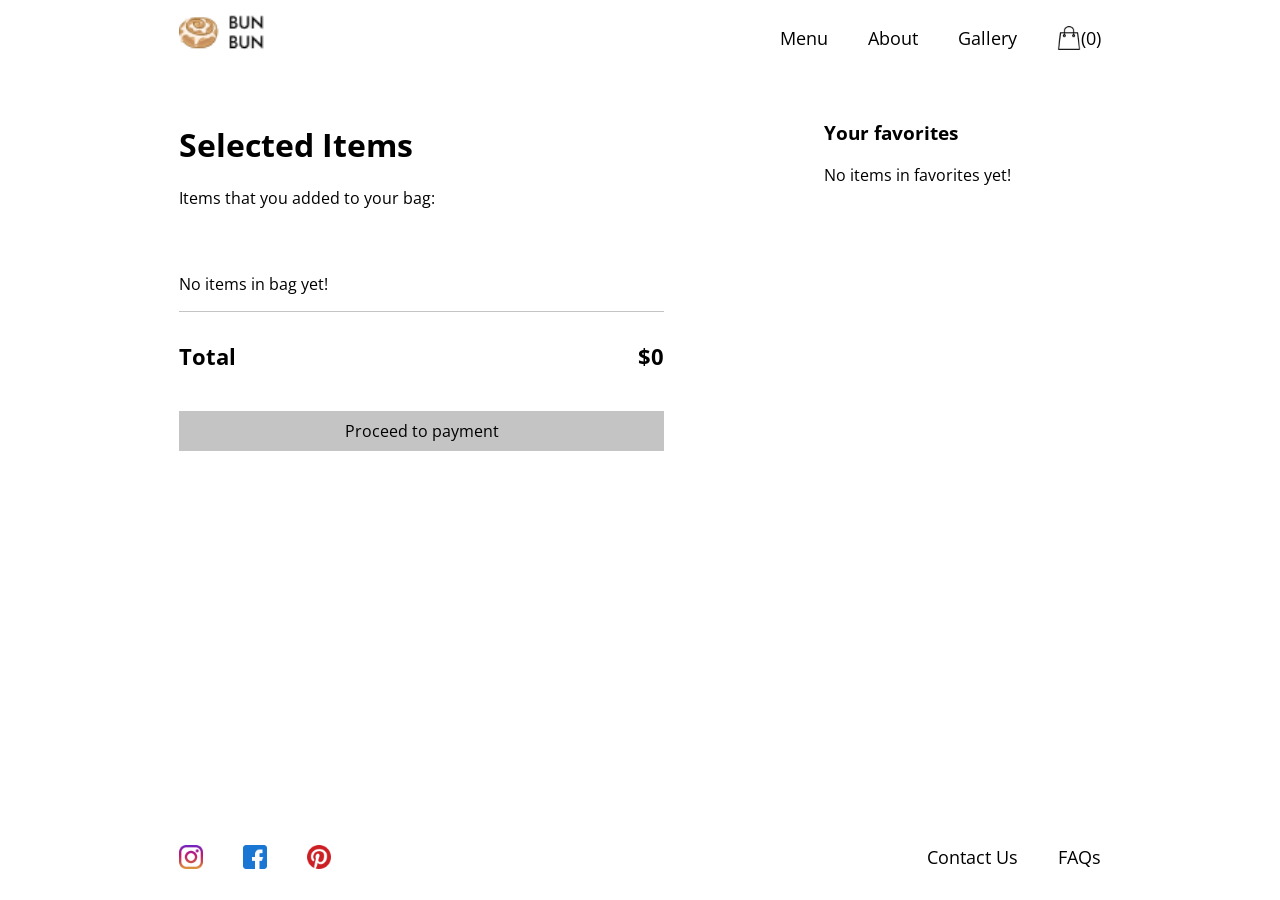
<file: a6-bag.html>
<!-- Main landing page for the website of Bun Bun Bakeshop -->

<!DOCTYPE html>
<html lang="en">

<head>
    <meta charset="UTF-8">
    <meta name="viewport" content="width=device-width, initial-scale=1.0">
    <meta http-equiv="X-UA-Compatible" content="ie=edge">
    <title>BunBun - Bag</title>

    <link rel="preconnect" href="https://fonts.googleapis.com">
    <link rel="preconnect" href="https://fonts.gstatic.com" crossorigin>
    <link href="https://fonts.googleapis.com/css2?family=Open+Sans:wght@300;400&display=swap" rel="stylesheet">
    <link href="https://fonts.googleapis.com/css2?family=Open+Sans:ital,wght@0,300;0,400;1,500&display=swap"
        rel="stylesheet">
    <link href="https://fonts.googleapis.com/css2?family=Open+Sans:ital,wght@1,500;1,700&display=swap" rel="stylesheet">

    <link rel="stylesheet" href="styles/a5-global.css">
    <link rel="stylesheet" href="styles/a5-navbar.css">
    <link rel="stylesheet" href="styles/a6-bag.css">
    <link rel="stylesheet" href="styles/a5-footer.css">
</head>

<body onload="populatePageContent()">
    <nav class="a5-navbar">
        <div class="a5-logo">
            <a href="./index.html" class="a5-logo">
                <img src="./assets/LOGO.png" alt="BunBun Logo" width="90" class="nav-logo-img" />
            </a>
        </div>
        <div>
            <ul class="a5-nav-links">
                <li class="nav-item"><a class="a5-nav-link" href="./a5-browse.html">Menu</a></li>
                <li class="nav-item"><a class="a5-nav-link" href="./a5-about.html">About</a></li>
                <li class="nav-item"><a class="a5-nav-link" href="#">Gallery</a></li>
                <li class="nav-item"><a class="a5-nav-link" href="./a6-bag.html"><img src="./assets/bag.png"
                            alt="Bag Logo" width="24" class="nav-logo-img" /><span id="bag-count"></span></a></li>
            </ul>
        </div>
    </nav>
    <main class="a6-bag-main">
        <div class="a6-bag-details">
            <h1 class="a6-bag-main-title">Selected Items</h1>
            <p class="a6-bag-oneliner">Items that you added to your bag:</p>
            <div class="a6-bag-content" id="a6-bag-content">
                <div class="bun-selections">
                </div>
            </div>
            <div class="total-amount">
                <h4 class="total-amount-label">Total</h4>
                <h4 class="total-amount-value" id="total-amount-value"></h4>
            </div>
            <div id="proceed-to-payment-btn">Proceed to payment</div>
        </div>
        <div class="a6-favorites-details">
            <h3>Your favorites</h3>
            <div class="favorites-list" id="favorites-list"></div>
        </div>
    </main>
    <footer class="a5-footer sticky-footer">
        <div class="a5-socials">
            <ul class="a5-footer-links">
                <li class="footer-item"><a class="a5-footer-link a5-footer-social-link" href="#"><img
                            src="./assets/instagram_logo.png" alt="Instagram Logo" width="24"
                            class="nav-logo-img" /></a>
                </li>
                <li class="footer-item"><a class="a5-footer-link a5-footer-social-link" href="#"><img
                            src="./assets/facebook_logo.png" alt="Facebook Logo" width="24" class="nav-logo-img" /></a>
                </li>
                <li class="footer-item"><a class="a5-footer-link a5-footer-social-link" href="#"><img
                            src="./assets/pinterest_logo.png" alt="Pinterest Logo" width="24"
                            class="nav-logo-img" /></a>
                </li>
            </ul>
        </div>
        <div class="a5-footer-misc-links">
            <ul class="a5-footer-links">
                <li class="footer-item"><a class="a5-footer-link a5-footer-misc-link" href="a5-contact.html">Contact
                        Us</a>
                </li>
                <li class="footer-item"><a class="a5-footer-link a5-footer-misc-link" href="#">FAQs</a></li>
            </ul>
        </div>
    </footer>
    <script src="./scripts/main.js" defer></script>
    <script src="./scripts/bagPageUpdate.js" defer></script>
</body>

</html>
</file>
<file: styles/a5-global.css>
/* Common stylesheet for all pages in the Bun Bun website */

* {
    box-sizing: border-box;
}

body {
    margin: 0;
    padding: 0;
    font-family: 'Open Sans', sans-serif;
}
</file>
<file: styles/a5-navbar.css>
/* Stylesheet for navbar */

.a5-navbar {
    display: flex;
    padding: 1% 14%;
    font-size: 18px;
    align-items: center;
}

.a5-logo {
    flex: 1;
}

.a5-nav-links {
    display: flex;
    list-style-type: none;
    padding: 0;
    margin: 0;
}

.a5-nav-link {
    text-decoration: none;
    margin-left: 40px;
    color: #000000;
    display: flex;
    align-items: center;
}

.a5-nav-link:hover {
    color: #E4B267;
    font-weight: 500;
}
</file>
<file: styles/a5-home.css>
/* Stylesheet for homepage of the BunBun website */

.a5-landing-cover {
    background-image: url("../assets/cover-image.png");
    height: 550px;
    width: 100%;
    display: flex;
    flex-direction: row;
    flex-wrap: wrap;
    justify-content: center;
    align-items: center;
}

.a5-landing-cover-body {
    padding: 20px;
    background-color: #fff;
    width: 400px;
    border: 1px solid #C4C4C4;
    margin: 20px auto;
    width: 40%;
    height: 200px;
    margin: 10px;
    padding: 20px;
    text-align: center;
}

.a5-landing-cover-body-headline {
    font-size: 20px;
}

.a5-landing-cover-body-menu-btn {
    text-decoration: none;
    color: #000;
}

.a5-landing-cover-body-menu-btn-content {
    padding: 12px;
    background-color: #E4B267;
    margin: 20px 80px;
}

.a5-landing-cover-body-menu-btn-content:hover {
    background-color: #f0bc6d;
}


.a5-customer-reviews-title {
    font-size: 50px;
    text-align: center;
}

.a5-customer-reviews {
    padding: 2% 14%;
    font-size: 18px;
    text-align: center;
}

.a5-customer-reviews-header {
    font-size: 40px;
    margin: 0px;
}

.a5-review-row {
    width: 50%;
}

.a5-awards {
    padding: 0 14%;
    display: flex;
}

.a5-awards-row {
    width: 50%;
}

.a5-award {
    display: flex;
    padding: 20px;
    padding-left: 0px;
}

.a5-award_logo {
    width: 80px;
    padding-right: 20px;
}

.a5-review {
    margin: 20px;
    margin-left: 0px;
}
</file>
<file: styles/a5-footer.css>
/* Stylesheet for common footer used all over the BunBun website */
.a5-footer {
    display: flex;
    padding: 2% 14%;
    font-size: 18px;
}

.a5-socials {
    flex: 1;
}

.a5-footer-links {
    display: flex;
    list-style-type: none;
    padding: 0;
    margin: 0;
}

.a5-footer-link {
    text-decoration: none;
    color: #000000
}

.a5-footer-social-link {
    margin-right: 40px;
}

.a5-footer-misc-links {
    list-style: none;
    display: flex;
}

.a5-footer-misc-link {
    margin-left: 40px;
}

.a5-footer-link:hover {
    color: #E4B267;
    font-weight: 500;
}
</file>
<file: styles/a5-about.css>
/* Stylesheet for about page */

.a5-about-main {
    padding: 2% 14%;
}

.a5-about-title {
    font-size: 50px;
    margin: 0px;
}

.a5-about-founders {
    display: flex;
    padding-top: 20px;
}

.a5-about-founder {
    display: flex;
    flex-direction: column;
    width: 50%;
}

.a5-about-rita {
    margin-right: 10px;
}

.a5-about-sujay {
    margin-left: 10px;
}

.a5-about-founder-img {
    height: 300px;
}

.a5-about-story {
    display: flex;
}

.a5-about-story-description {
    flex: 1;
}

.a5-about-story-images {
    display: flex;
    flex-direction: column;
}

.a5-about-story-image {
    width: 280px;
    margin-left: 40px;
    margin-top: 20px;
}
</file>
<file: styles/a5-browse.css>
/* Stylesheet for browse page */

.a5-browse-main {
    padding: 2% 14%;
}

.a5-browse-menu-title {
    font-size: 50px;
    margin: 0px;
}

.a5-browse-menu-oneliner {
    margin: 0px;
    padding: 10px 0;
}

.a5-bun-option-list {
    display: flex;
}

.a5-bun-option-row {
    width: 33%;
}

.a5-bun-option {
    border: 1px solid #C4C4C4;
    margin: 20px;
    margin-left: 0px;
}

.a5-bun-option-card-link {
    text-decoration: none;
    color: #000;
}

.a5-bun-option-card {
    display: flex;
    flex-direction: column;
}

.a5-bun-image {
    width: 100%;
    height: 240px;
}

.a5-bun-info,
.a5-bun-name {
    margin: 10px 20px
}

.a5-bun-info {
    display: flex;
    align-items: baseline;
}

.a5-bun-availability,
.a5-bun-out-of-stock {
    flex: 1;
}

.a5-bun-availability {
    color: #4D843A;
}

.a5-bun-out-of-stock {
    color: #FF0303;
}

.a5-bun-price {
    font-size: 20px;
}

.a5-bun-name {
    font-size: 24px;
}
</file>
<file: styles/a5-contact.css>
/* Stylesheet for contact us page */

.a5-contact-main {
    padding: 2% 14%;
}

.a5-contact-title {
    font-size: 50px;
    margin: 0px;
}

.a5-contact-oneliner {
    margin: 0px;
    padding: 10px 0;
}

.a5-contact-form {
    display: flex;
    flex-direction: column;
    width: 65%;
}

.a5-contact-form-label {
    margin-top: 14px;
    margin-bottom: 4px;
    font-size: 16px;
    font-weight: bold;
}

.a5-contact-form-field {
    height: 40px;
    padding: 10px;
}

.a5-contact-form-textarea {
    height: 100px;
    padding: 10px;
    font-family: 'Open Sans', sans-serif;
}

.a5-contact-submit-btn {
    height: 40px;
    margin-top: 40px;
    font-size: 16px;
    background-color: #E4B267;
    border: 1px solid #C4C4C4;
}

.a5-contact-submit-btn:hover {
    background-color: #f0bc6d;
}
</file>
<file: styles/a5-details.css>
/* Stylesheet for product details page */

.a5-details-main {
    padding: 2% 14%;
}

.a5-details-back-link {
    color: #000;
    padding: 16px 0;
    font-size: 14px;
}

.a5-details-title {
    font-size: 50px;
    margin: 0px;
}

.a5-details-oneliner {
    margin: 0px;
    padding: 10px 0;
}

.a5-details-bun-description {
    display: flex;
    margin: 20px 0;
}

.a5-details-bun-info {
    flex: 1;
}

.a5-details-bun-image {
    width: 300px;
    margin-right: 60px;
}

.a5-details-bun-available {
    font-size: 24px;
    color: #4D843A;
    margin: 0px;
    flex: 1;
}

.a5-details-bun-out-of-stock {
    font-size: 24px;
    color: #FF0303;
    margin: 0px;
    flex: 1;
}

.a5-details-bun-detail {
    display: flex;
}

.a5-details-bun-detail-dd {
    height: 40px;
}

.a5-details-bun-detail-title {
    flex: 1;
}

.a5-details-bun-detail-value {
    width: 400px;
}

.a5-details-bun-detail-type {
    padding-right: 20px;
}

.a5-details-add-to-bag-out-of-stock,
.a5-details-add-to-bag-available {
    border: 1px solid #C4C4C4;
    text-align: center;
    padding: 8px;
    margin-top: 10px;
    height: 40px;
}

.a5-details-add-to-bag-available {
    background-color: #E4B267;
    cursor: pointer;
}

.a5-details-add-to-bag-available:hover {
    background-color: #f0bc6d;
}

.a5-details-add-to-bag-out-of-stock {
    background-color: #C4C4C4;
    cursor: not-allowed;
}

.a5-details-schedule-order {
    margin: 20px 0;
}


.a5-details-bun-extra-info-row {
    display: flex;
    align-items: center;
    margin: 18px 0;
    border-bottom: 1px solid #C4C4C4;
}

.a5-details-bun-extra-info-title {
    flex: 1;
}

.a5-details-down-arrow {
    width: 20px;
    height: 20px;
}

.a5-bun-option-list {
    display: flex;
}

.a5-bun-option-row {
    width: 33%;
}

.a5-bun-option {
    border: 1px solid #C4C4C4;
    margin: 20px;
    margin-left: 0px;
}

.a5-bun-option-card {
    display: flex;
    flex-direction: column;
}

.a5-bun-image {
    width: 100%;
    height: 240px;
}

.a5-bun-info,
.a5-bun-name {
    margin: 10px 20px
}

.a5-bun-info {
    display: flex;
    align-items: baseline;
}

.a5-bun-availability,
.a5-bun-out-of-stock {
    flex: 1;
}

.a5-bun-availability {
    color: #4D843A;
}

.a5-bun-out-of-stock {
    color: #FF0303;
}

.item-added-toast-msg {
    position: fixed;
    left: 92%;
    padding: 15px;
    width: 130px;
    background-color: #E4B267;
    transform: translate(-50%, 0);
    animation: fadein 1s;
    font-size: 14px;
    text-align: center;
}

@keyframes fadein {
    from {
        bottom: 0;
        opacity: 0;
    }

    to {
        bottom: 80px;
        opacity: 1;
    }
}

.a6-details-bun-extra-initial-info {
    display: flex;
}

.add-to-favorite-icon:hover {
    transform: translate(2px) scale(1.2);
}
</file>
<file: styles/a6-bag.css>
/* Stylesheet for bag page */

.a6-bag-main {
    padding: 2% 14%;
    width: 100%;
    display: flex;
}

.a6-bag-title {
    font-size: 50px;
    margin: 0px;
}

.a5-bag-oneliner {
    margin: 0px;
    padding: 10px 0;
}

.bun-selections {
    display: flex;
    align-items: center;
    padding: 16px 0;
}

.individual-bun-details {
    flex: 1;
    padding: 0 20px;
}

.bun-name {
    font-size: 22px;
    margin: 0;
    padding: 0;
    font-weight: bold;
}

.bun-image {
    padding-top: 10px;
    height: 80px;
    width: 80px;
    margin: 0;
}

.bun-extra-info {
    font-size: 14px;
    margin: 0;
    padding: 8px 0;
}

.total-amount {
    border-top: 1px solid #C4C4C4;
    display: flex;
    align-items: baseline;
    font-size: 22px;
    font-weight: bold;
}

.total-amount-label {
    flex: 1;
}

.proceed-to-payment-btn-active {
    background-color: #E4B267;
    cursor: pointer;
    border: 1px solid #C4C4C4;
    text-align: center;
    padding: 8px;
    margin-top: 10px;
    height: 40px;
}

.proceed-to-payment-btn-inactive {
    background-color: #C4C4C4;
    cursor: not-allowed;
    border: 1px solid #C4C4C4;
    text-align: center;
    padding: 8px;
    margin-top: 10px;
    height: 40px;
}

.sticky-footer {
    position: absolute;
    bottom: 0;
    width: 100%;
}

.remove-item-link {
    text-decoration: underline;
    font-size: 12px;
    margin: 4px 0;
    cursor: pointer;
}

.a6-bag-details {
    width: 70%;
    padding-right: 160px;
}

.favorite-item {
    display: flex;
    align-items: center;
    padding: 10px 0;
}

.favorite-item-image {
    width: 40px;
    margin-right: 20px;
}

.favorite-item-link {
    color: #000;
}

.favorite-item-link:hover {
    color: #E4B267;
    font-weight: 500;
}
</file>
